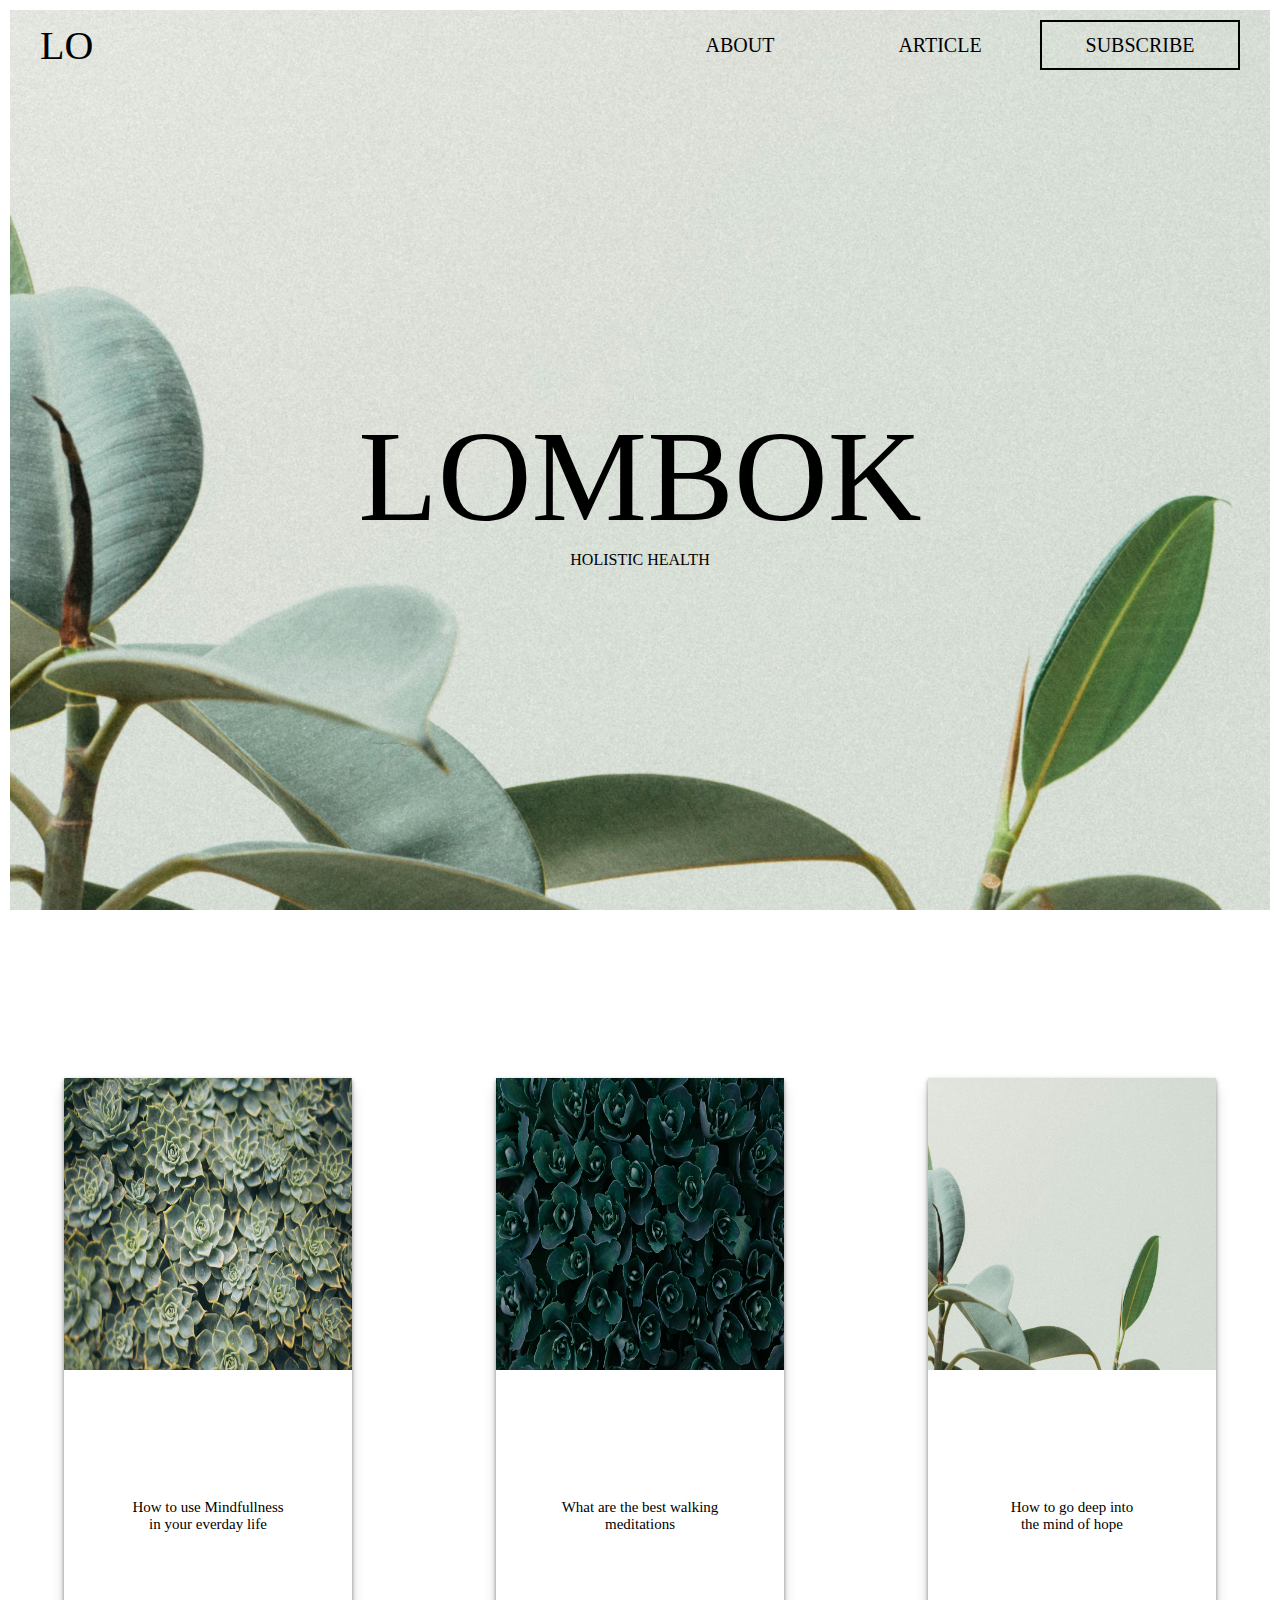
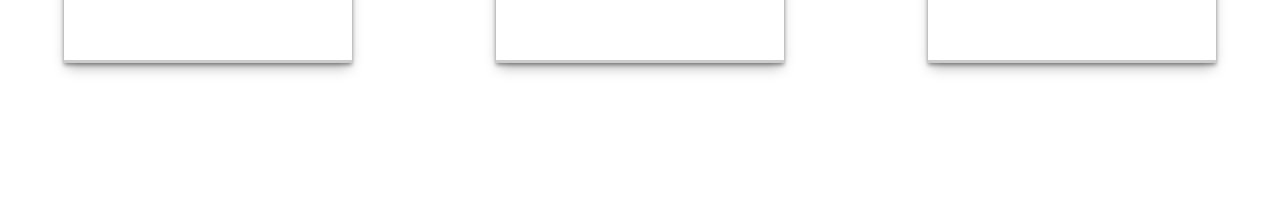
<file: index.html>
<!DOCTYPE html>
<html lang="en">
<head>
    <meta charset="UTF-8">
    <meta name="viewport" content="width=device-width, initial-scale=1.0">
    <link rel="stylesheet" href="style.css" />

    <title>Document</title>
</head>
<body>
    <section>
        <header>
            <div class ="logo">
                LO
            </div>

            <div class="navi">
                <ul>
                    <li>ABOUT</li>
                    <li>ARTICLE</li>
                    <li class = "Subs">SUBSCRIBE</li>
                </ul>
            </div>

        </header>

        <div class = "hero">
            <div class="title">
                LOMBOK
            </div>

            <div class="substitle">
                HOLISTIC HEALTH
            </div>
        </div>
    </section>

    <div class="section2">
        <div class="gallery">
            <div class="item">
                <div class="image">
                    <img src = "assets/pexels-elina-sazonova-1907063.jpg" alt="">
                </div>
                <div class="desc">
                    <p>How to use Mindfullness <br> in your everday life</p>
                </div>
            </div>
            <div class="item">
                <div class="image">
                    <img src = "assets/pexels-iriser-1090972.jpg" alt="">
                </div>
                <div class="desc">
                    <p>What are the best walking <br> meditations</p>
                </div>
            </div>
            <div class="item">
                <div class="image">
                    <img src = "assets/pexels-scottwebb-213727.jpg" alt="">
                </div>
                <div class="desc">
                    <p>How to go deep into <br> the mind of hope</p>
                </div>
            </div>
        </div>
    </div>
</body>
</html>
</file>
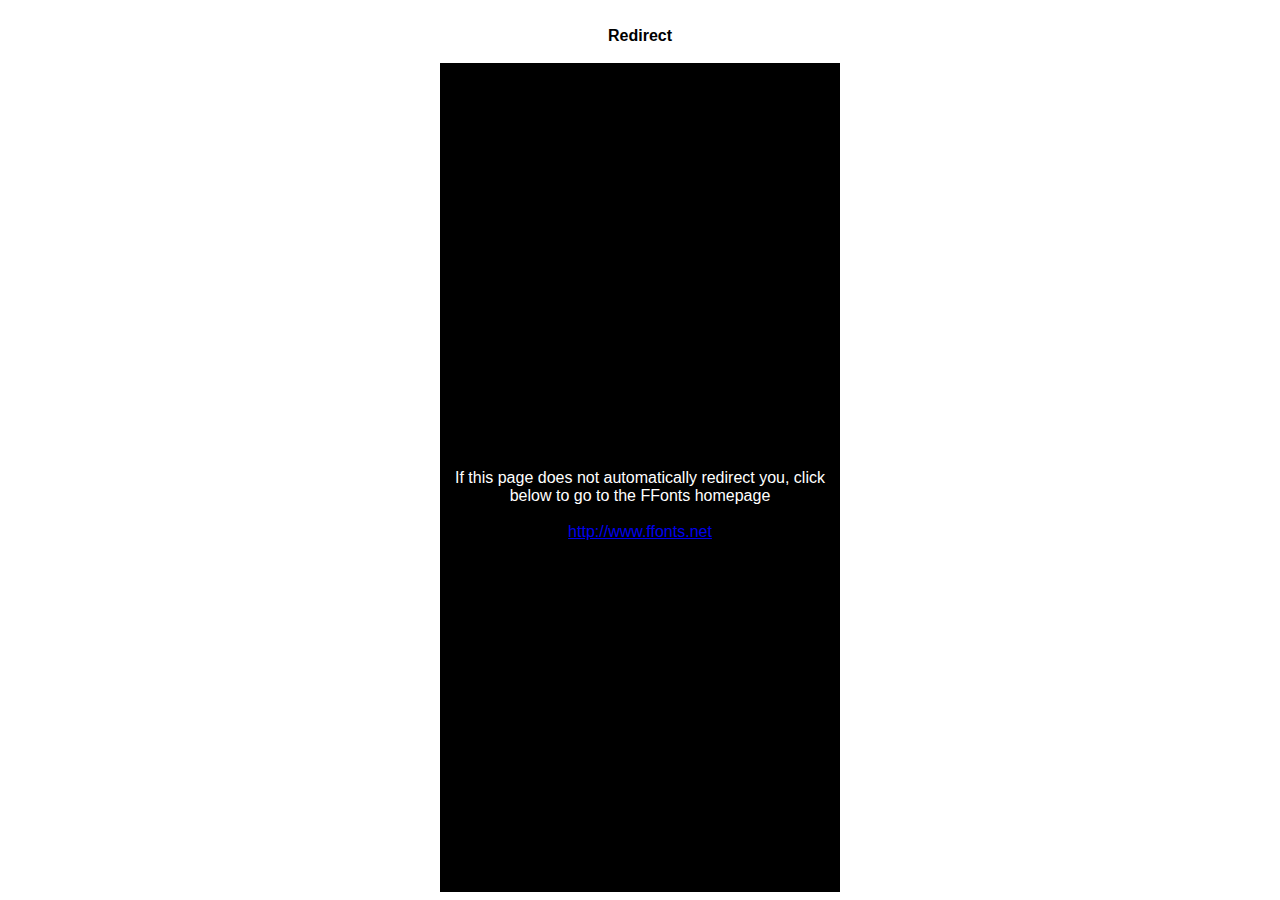
<file: fonts/ffonts.net.htm>
<HTML>
<HEAD>
<TITLE>FFonts - Redirect</TITLE>
<meta http-equiv="refresh" content="1;url=http://www.ffonts.net">
<script language="javascript">
<!-- 
//location.replace("http://www.ffonts.net");
-->
</script>
</HEAD>

<BODY >
<CENTER>
<TABLE WIDTH="400" HEIGHT="100%" BORDER="0" CELLPADDING="0" CELLSPACING="0">
<TR><TD WIDTH="100%" HEIGHT="20" ALIGN="CENTER" VALIGN="LEFT" BGCOLOR="#FFFFFF"><FONT FACE="Arial, Sans Serif, Verdana" SIZE=3 COLOR="#000000"><B>Redirect</B></FONT></TD></TR>
<TR><TD WIDTH="100%" HEIGHT="300" ALIGN="CENTER" VALIGN="LEFT" BGCOLOR="#000000"><BR><BR><BR>
<FONT FACE="Arial, Sans Serif, Verdana" SIZE=3 COLOR="#FFFFFF">If this page does not automatically redirect you, click below to go to the FFonts homepage</FONT>
<BR><BR>
<FONT FACE="Arial, Sans Serif, Verdana" SIZE=3 COLOR="#FFFFFF"><A HREF="http://www.ffonts.net" TARGET="_top">http://www.ffonts.net</A>
</TD></TR>
</TD></TR>
</TABLE>
</CENTER>
</BODY>
</HTML>
</file>
<file: style.css>
*{
    margin:0;
    padding: 0;
    box-sizing: border-box;
}

section{
    height: 100vh;
    background-image: url(assets/pexels-scottwebb-213727.jpg);
    background-repeat: no-repeat;
    background-size: cover;
    margin: 10px;
}

header{
    height: 70px;
    width: 100%;
    display: flex;
    justify-content: space-between;
    align-items: center;
    font-size: 20px;
}

ul{
    display: flex;
}

li{
    width: 200px;
    list-style-type: none ;
    display: flex;
    justify-content: center;
    align-items: center;
    height: 50px;

}

.logo{
    margin-left: 30px;
    font-size: 40px;
}

.navi{
    margin-right: 30px;
}

.Subs{
    border: 2px solid black;
}

.hero{
    height: 90%;
    width: 100%;
    display: flex;
    align-items: center;
    justify-content: center;
    flex-direction: column;
}

.title{
    font-size: 130px;
}

.subtitle{
    font-size: 30px;
}

.section2{
    height: 100vh;
    width: 100%;
    display: flex;
    justify-content: center;
    align-items: center;
}

.gallery{
    width: 90%;
    height: 65%;
    display: flex;
    justify-content: space-between;
}

.item{
    height: 100%;
    width: 25%;
    box-shadow: rgba(0, 0, 0, 0.4) 0px 2px 4px,
     rgba(0, 0, 0, 0.3) 0px 7px 13px -3px, 
     rgba(0, 0, 0, 0.2) 0px -3px 0px inset;
}

.image {
    height: 50%;
    width: 100%;

}

.desc{
    height: 50%;
    width: 100%;
    display: flex;
    justify-content: center;
    align-items: center;
}

p{
    text-align: center;
    font-size: 15px;
}

img{
    height: 100%;
    width: 100%;
}
</file>
